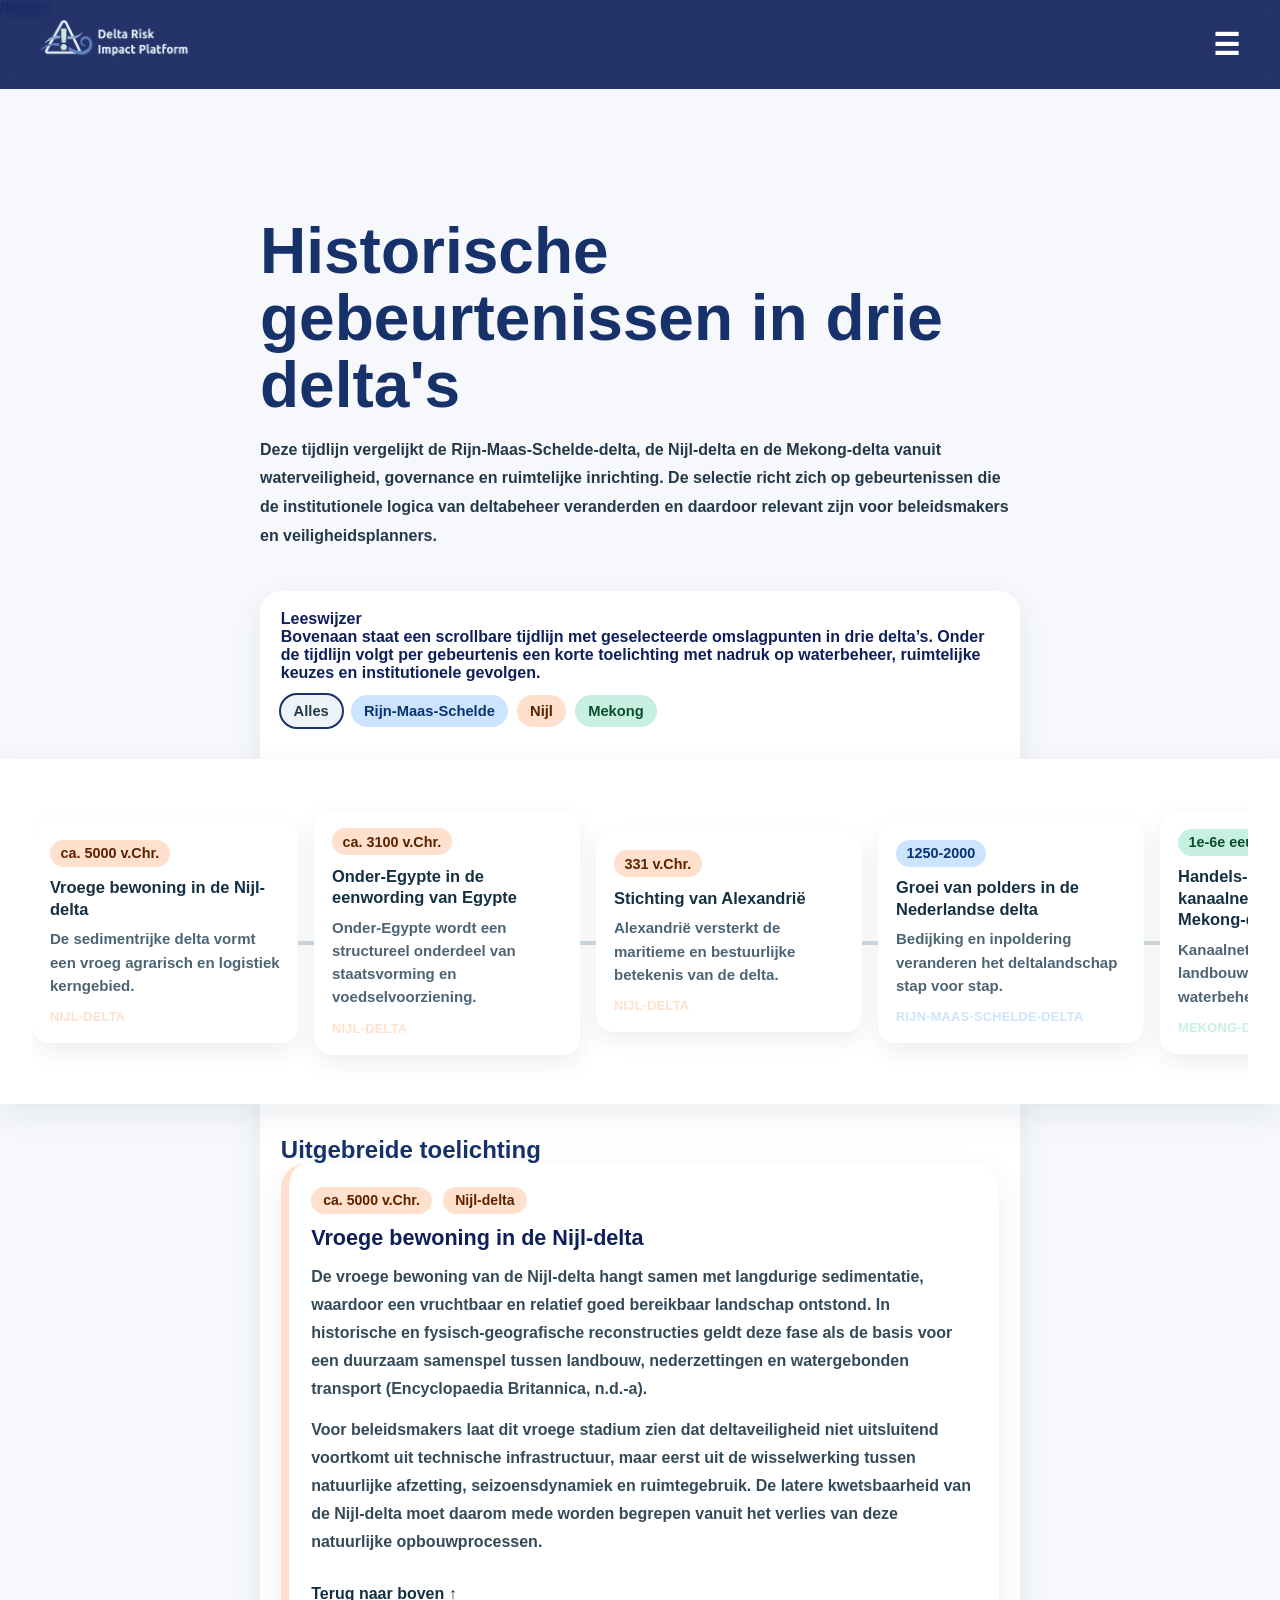
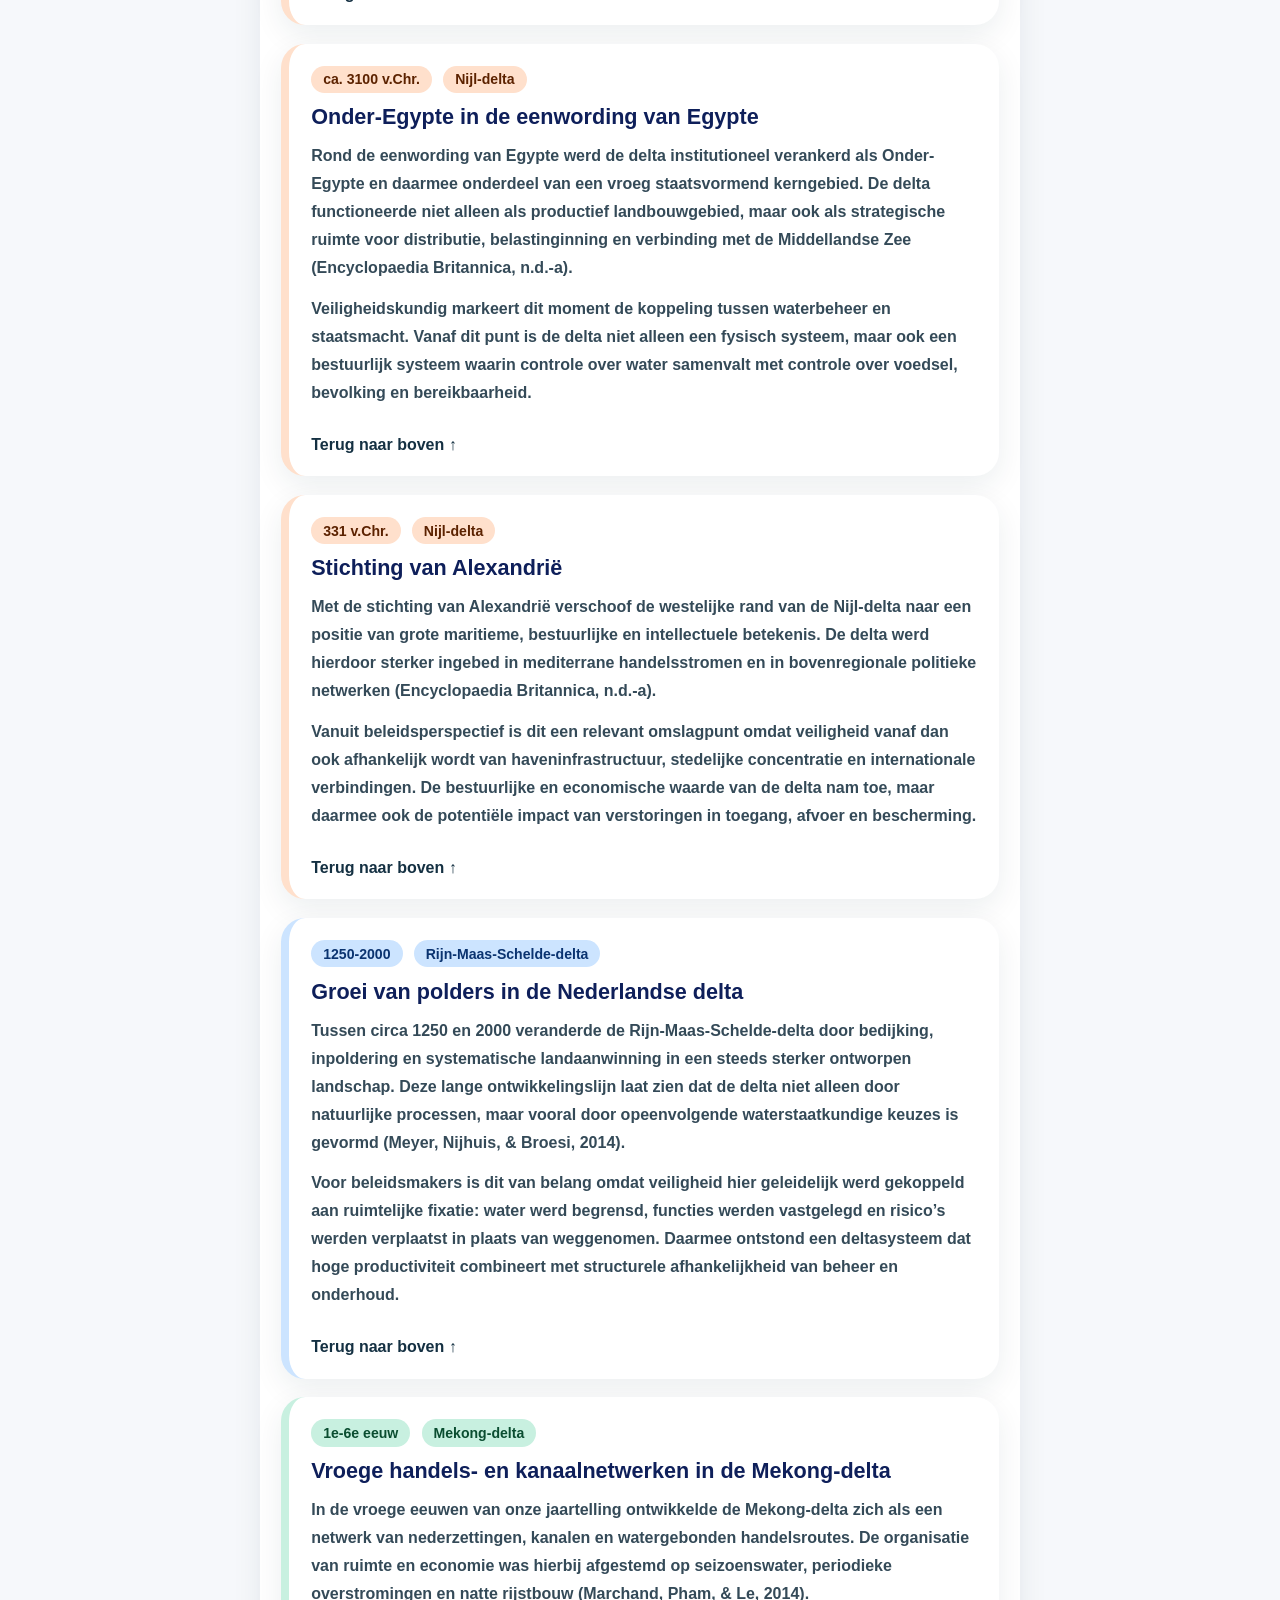
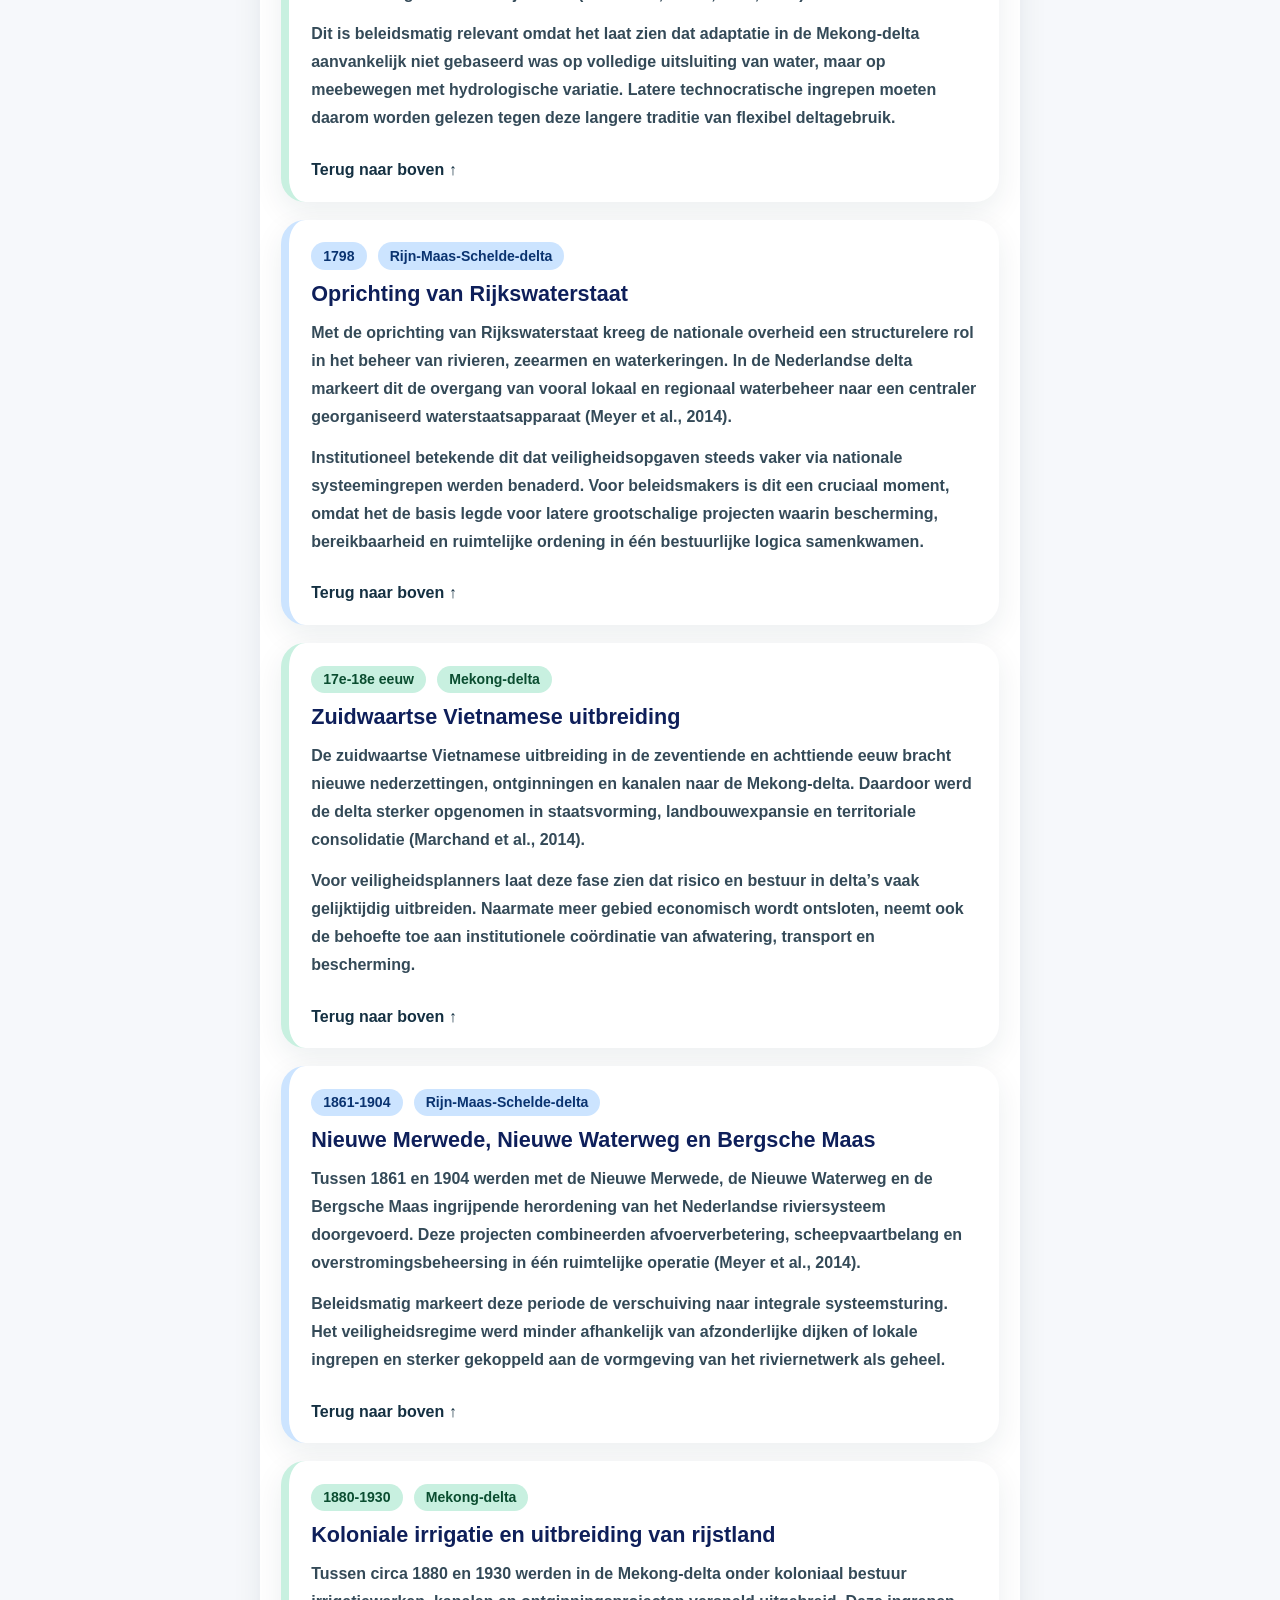
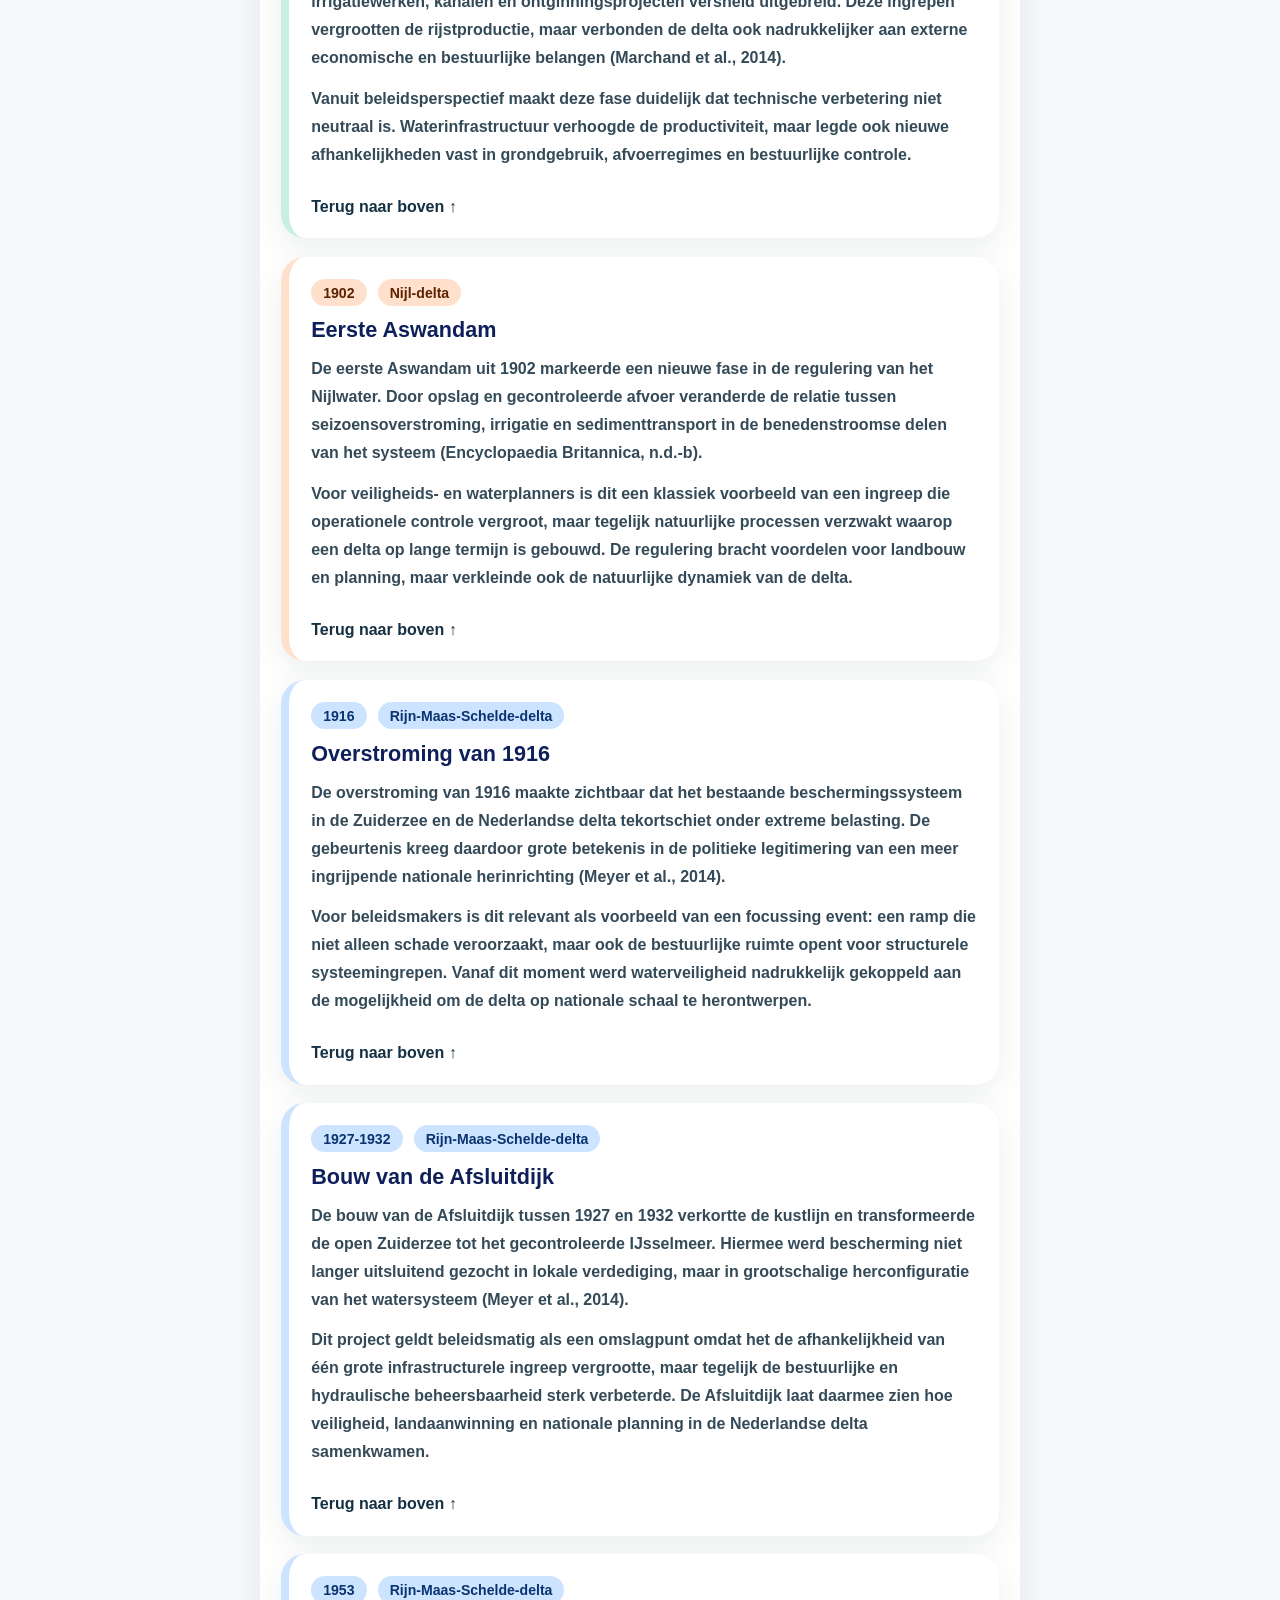
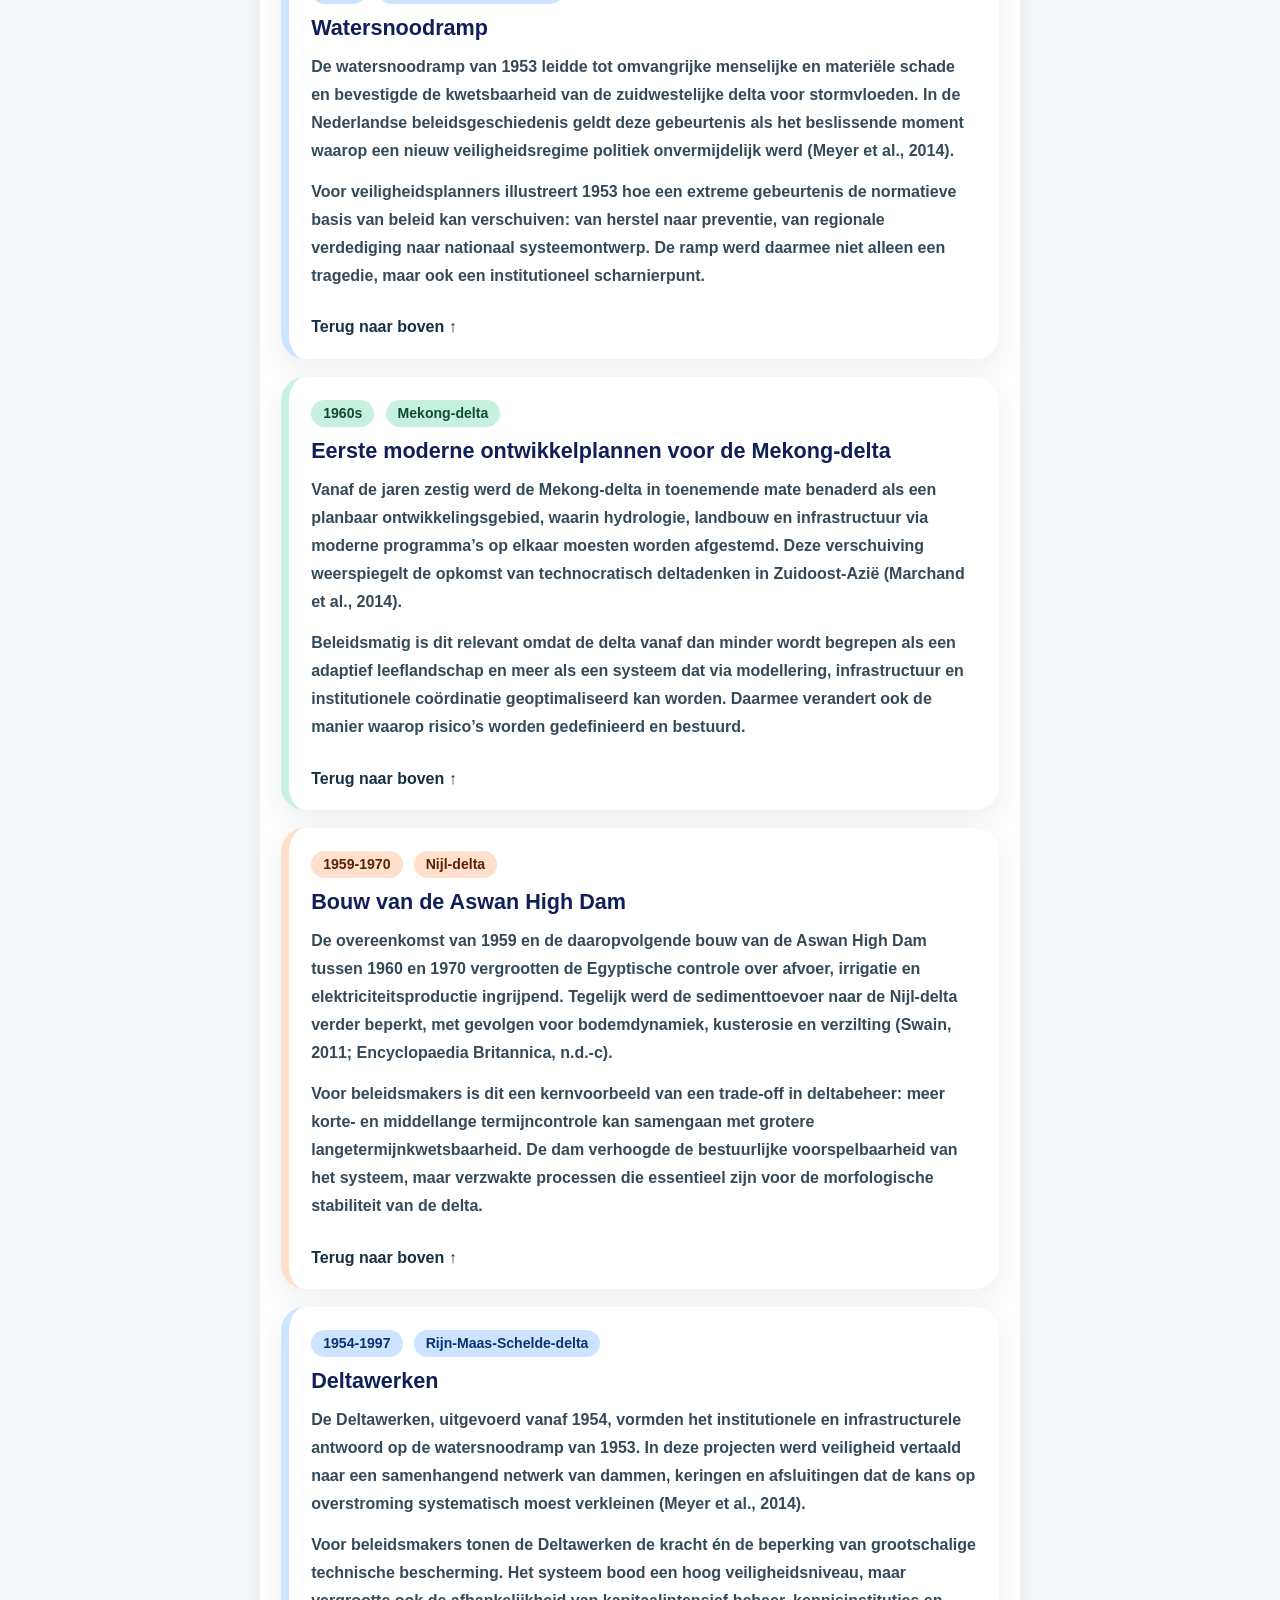
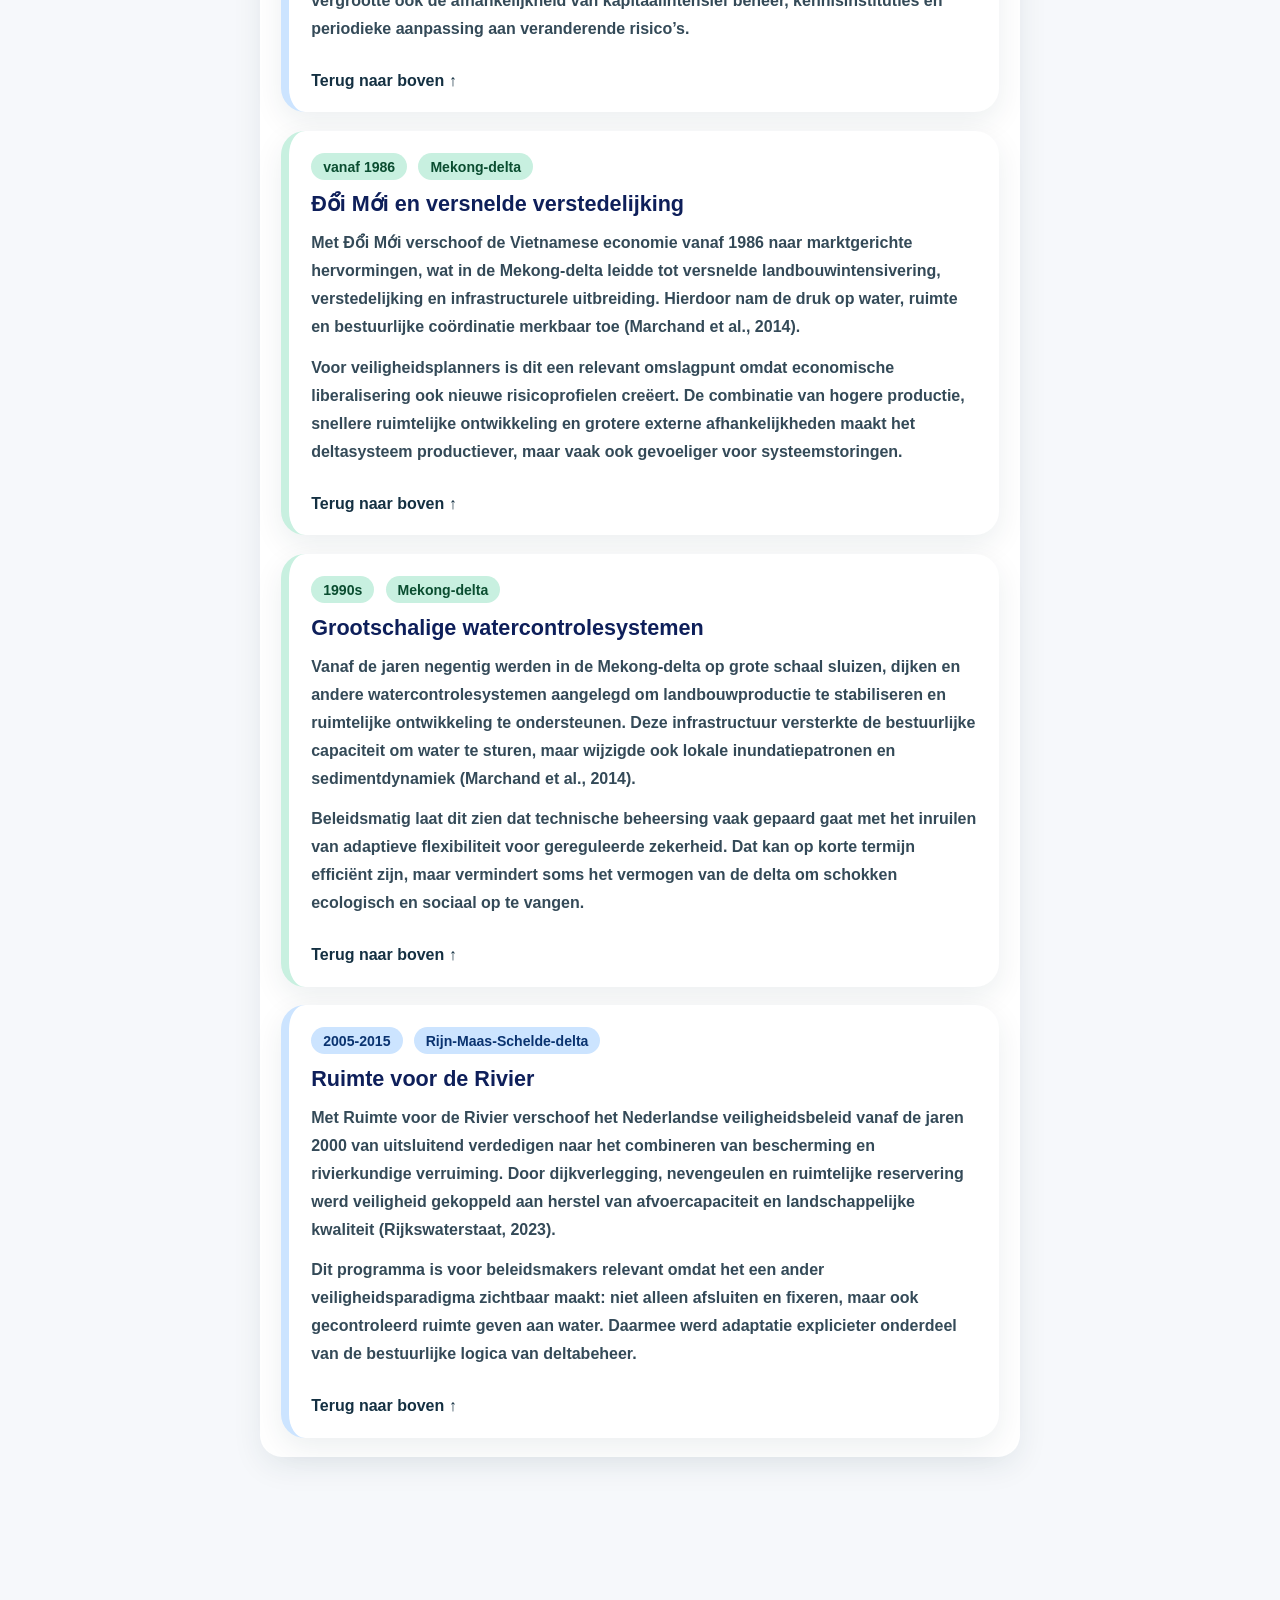
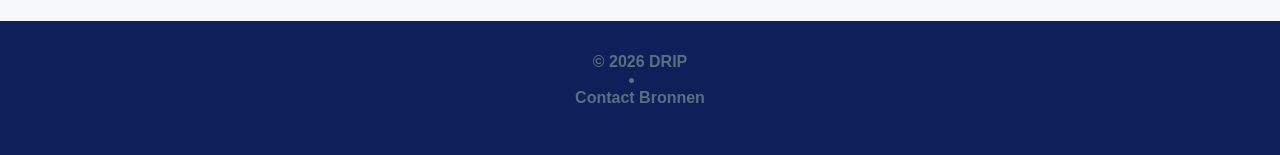
<file: html/historie.html>
<!DOCTYPE html>
<html lang="nl">
<head>
    <meta charset="UTF-8">
    <meta name="viewport" content="width=device-width, initial-scale=1.0">
    <title>Historische gebeurtenissen | DRIP</title>
    <link rel="stylesheet" href="../css/style.css">
     <link rel="stylesheet" href="../css/tijdlijn.css">
    <link rel="icon" type="image/png" href="img/HWUD01_logo_donker_omleind.png">

</head>
/head>
<body class="historie-page">
<header id="top">
<div id="overlay"></div>
<div class="nav">
<div class="logo">
     <img src="../img/HWUD01_Logo.png" alt="DRIP logo">
</div>
<div class="burger" id="burger">☰</div>
</div>
<nav class="menu" id="menu">
    <button class="menu-sluit" id="menuSluit" aria-label="Menu sluiten">&#10005;</button>
        <ul>
        <li><a href="../index.html">Home</a></li>
        <li><a href="overdrip.html">Over DRIP</a></li>
        <li>
            Thema's
            <ul>
                <li><a href="historie.html">Historische gebeurtenissen</a></li>
                <li><a href="geopolitiek.html">Hydro-politieke relaties</a></li>
                <li><a href="watergebruik.html">Watergebruik en governance</a></li>
                <li><a href="klimaatrisico.html">Klimaatrisico's</a></li>
                <li><a href="projecten.html">Huidige projecten</a></li>
                <li><a href="kennisbank.html">Kennisbank</a></li>
            </ul>
        </li>
        <li><a href="contact.html">Contact</a></li>
        <li><a href="bronnen.html">Bronnen</a></li>
    </ul>
    </nav>
</header>
<main>
<section class="hero">
<div class="hero-content">
<h1>Historische gebeurtenissen in drie delta's</h1>
<p>Deze tijdlijn vergelijkt de Rijn-Maas-Schelde-delta, de Nijl-delta en de Mekong-delta vanuit waterveiligheid, governance en ruimtelijke inrichting. De selectie richt zich op gebeurtenissen die de institutionele logica van deltabeheer veranderden en daardoor relevant zijn voor beleidsmakers en veiligheidsplanners.</p>
</div>
</section>
<div class="page-wrap">
<section class="intro-note"><strong>Leeswijzer</strong><br/>Bovenaan staat een scrollbare tijdlijn met
     geselecteerde omslagpunten in drie delta’s. Onder de tijdlijn volgt per gebeurtenis een korte 
     toelichting met nadruk op waterbeheer, ruimtelijke keuzes en institutionele gevolgen.
     <div class="legend">
    <button class="legend-all active" data-filter="all">Alles</button>
    <button class="legend-rms" data-filter="rms">Rijn-Maas-Schelde</button>
    <button class="legend-nijl" data-filter="nile">Nijl</button>
    <button class="legend-mekong" data-filter="mekong">Mekong</button>
</div>
<section aria-labelledby="timeline-title" class="timeline-shell">
<div class="timeline-heading">
</div>
<div class="timeline-scroll">
<div class="timeline-track">
<a class="event-card delta-nile tone-1 stagger-top" data-delta="nile" href="#evt-nile-5000">
<span class="event-year">ca. 5000 v.Chr.</span>
<h3>Vroege bewoning in de Nijl-delta</h3>
<p>De sedimentrijke delta vormt een vroeg agrarisch en logistiek kerngebied.</p>
<span class="tag">Nijl-delta</span>
</a>
<a class="event-card delta-nile tone-2 stagger-bottom" data-delta="nile" href="#evt-nile-3100">
<span class="event-year">ca. 3100 v.Chr.</span>
<h3>Onder-Egypte in de eenwording van Egypte</h3>
<p>Onder-Egypte wordt een structureel onderdeel van staatsvorming en voedselvoorziening.</p>
<span class="tag">Nijl-delta</span>
</a>
<a class="event-card delta-nile tone-3 stagger-top" data-delta="nile" href="#evt-nile-331">
<span class="event-year">331 v.Chr.</span>
<h3>Stichting van Alexandrië</h3>
<p>Alexandrië versterkt de maritieme en bestuurlijke betekenis van de delta.</p>
<span class="tag">Nijl-delta</span>
</a>
<a class="event-card delta-rms tone-1 stagger-bottom" data-delta="rms" href="#evt-rms-1250">
<span class="event-year">1250-2000</span>
<h3>Groei van polders in de Nederlandse delta</h3>
<p>Bedijking en inpoldering veranderen het deltalandschap stap voor stap.</p>
<span class="tag">Rijn-Maas-Schelde-delta</span>
</a>
<a class="event-card delta-mekong tone-1 stagger-top" data-delta="mekong" href="#evt-mekong-1st">
<span class="event-year">1e-6e eeuw</span>
<h3>Handels- en kanaalnetwerken in de Mekong-delta</h3>
<p>Kanaalnetwerken verbinden landbouw, handel en waterbeheer.</p>
<span class="tag">Mekong-delta</span>
</a>
<a class="event-card delta-rms tone-2 stagger-bottom" data-delta="rms" href="#evt-rms-1798">
<span class="event-year">1798</span>
<h3>Oprichting van Rijkswaterstaat</h3>
<p>Waterbeheer verschuift naar een sterkere rol van de nationale staat.</p>
<span class="tag">Rijn-Maas-Schelde-delta</span>
</a>
<a class="event-card delta-mekong tone-2 stagger-top" data-delta="mekong" href="#evt-mekong-17th">
<span class="event-year">17e-18e eeuw</span>
<h3>Zuidwaartse Vietnamese uitbreiding</h3>
<p>Uitbreiding en ontginning vergroten de bestuurlijke greep op de delta.</p>
<span class="tag">Mekong-delta</span>
</a>
<a class="event-card delta-rms tone-3 stagger-bottom" data-delta="rms" href="#evt-rms-1861">
<span class="event-year">1861-1904</span>
<h3>Nieuwe waterwerken in de delta</h3>
<p>Nieuwe waterwegen herordenen afvoer, scheepvaart en veiligheid.</p>
<span class="tag">Rijn-Maas-Schelde-delta</span>
</a>
<a class="event-card delta-mekong tone-3 stagger-top" data-delta="mekong" href="#evt-mekong-1880">
<span class="event-year">1880-1930</span>
<h3>Koloniale irrigatie en rijstexpansie</h3>
<p>Koloniale irrigatie koppelt productiestijging aan systeemingrepen.</p>
<span class="tag">Mekong-delta</span>
</a>
<a class="event-card delta-nile tone-4 stagger-bottom" data-delta="nile" href="#evt-nile-1902">
<span class="event-year">1902</span>
<h3>Eerste Aswandam</h3>
<p>De eerste Aswandam verandert de regulering van water en sediment.</p>
<span class="tag">Nijl-delta</span>
</a>
<a class="event-card delta-rms tone-4 stagger-top" data-delta="rms" href="#evt-rms-1916">
<span class="event-year">1916</span>
<h3>Overstroming in Noord-Holland</h3>
<p>De overstroming maakt nationale herinrichting politiek urgent.</p>
<span class="tag">Rijn-Maas-Schelde-delta</span>
</a>
<a class="event-card delta-rms tone-5 stagger-bottom" data-delta="rms" href="#evt-rms-1927">
<span class="event-year">1927-1932</span>
<h3>Bouw van de Afsluitdijk</h3>
<p>De Afsluitdijk verkort de kustlijn en centraliseert bescherming.</p>
<span class="tag">Rijn-Maas-Schelde-delta</span>
</a>
<a class="event-card delta-rms tone-6 stagger-top" data-delta="rms" href="#evt-rms-1953">
<span class="event-year">1953</span>
<h3>Watersnoodramp</h3>
<p>De ramp van 1953 legitimeert een nieuw veiligheidsregime.</p>
<span class="tag">Rijn-Maas-Schelde-delta</span>
</a>
<a class="event-card delta-mekong tone-4 stagger-bottom" data-delta="mekong" href="#evt-mekong-1960">
<span class="event-year">1960s</span>
<h3>Eerste modernistische ontwikkelplannen</h3>
<p>Ontwikkelplannen vertalen de delta naar een technisch planobject.</p>
<span class="tag">Mekong-delta</span>
</a>
<a class="event-card delta-nile tone-5 stagger-top" data-delta="nile" href="#evt-nile-1959">
<span class="event-year">1959-1970</span>
<h3>Bouw van de Aswan High Dam</h3>
<p>De Aswan High Dam vergroot controle maar verlaagt sedimenttoevoer.</p>
<span class="tag">Nijl-delta</span>
</a>
<a class="event-card delta-rms tone-7 stagger-bottom" data-delta="rms" href="#evt-rms-1954">
<span class="event-year">1954-1997</span>
<h3>Deltawerken</h3>
<p>De Deltawerken vormen het paradigma van grootschalige deltabeveiliging.</p>
<span class="tag">Rijn-Maas-Schelde-delta</span>
</a>
<a class="event-card delta-mekong tone-5 stagger-top" data-delta="mekong" href="#evt-mekong-1986">
<span class="event-year">vanaf 1986</span>
<h3>Đổi Mới en snelle verstedelijking</h3>
<p>Economische liberalisering versnelt druk op water en ruimte.</p>
<span class="tag">Mekong-delta</span>
</a>
<a class="event-card delta-mekong tone-6 stagger-bottom" data-delta="mekong" href="#evt-mekong-1990">
<span class="event-year">1990s</span>
<h3>Grootschalige watercontrolesystemen</h3>
<p>Watercontrolesystemen verhogen productie maar beperken adaptieve dynamiek.</p>
<span class="tag">Mekong-delta</span>
</a>
<a class="event-card delta-rms tone-8 stagger-top" data-delta="rms" href="#evt-rms-2005">
<span class="event-year">2005-2015</span>
<h3>Ruimte voor de Rivier</h3>
<p>Ruimte voor de Rivier verschuift beleid van afsluiten naar meebewegen.</p>
<span class="tag">Rijn-Maas-Schelde-delta</span>
</a>
</div>
</div>
</section>
<section class="details-heading">
<h2>Uitgebreide toelichting</h2>
</section>
<section class="details-grid">
<article class="detail-block delta-nile tone-1 stagger-top" data-delta="nile" id="evt-nile-5000">
<div class="detail-meta">
<span class="detail-year">ca. 5000 v.Chr.</span>
<span class="detail-delta">Nijl-delta</span>
</div>
<h3>Vroege bewoning in de Nijl-delta</h3><p>De vroege bewoning van de Nijl-delta hangt samen met langdurige sedimentatie, waardoor een vruchtbaar en relatief goed bereikbaar landschap ontstond. In historische en fysisch-geografische reconstructies geldt deze fase als de basis voor een duurzaam samenspel tussen landbouw, nederzettingen en watergebonden transport (Encyclopaedia Britannica, n.d.-a).</p><p>Voor beleidsmakers laat dit vroege stadium zien dat deltaveiligheid niet uitsluitend voortkomt uit technische infrastructuur, maar eerst uit de wisselwerking tussen natuurlijke afzetting, seizoensdynamiek en ruimtegebruik. De latere kwetsbaarheid van de Nijl-delta moet daarom mede worden begrepen vanuit het verlies van deze natuurlijke opbouwprocessen.</p>


<a class="back-link" href="#top">Terug naar boven ↑</a>
</article>
<article class="detail-block delta-nile tone-2 stagger-bottom" data-delta="nile" id="evt-nile-3100">
<div class="detail-meta">
<span class="detail-year">ca. 3100 v.Chr.</span>
<span class="detail-delta">Nijl-delta</span>
</div>
<h3>Onder-Egypte in de eenwording van Egypte</h3><p>Rond de eenwording van Egypte werd de delta institutioneel verankerd als Onder-Egypte en daarmee onderdeel van een vroeg staatsvormend kerngebied. De delta functioneerde niet alleen als productief landbouwgebied, maar ook als strategische ruimte voor distributie, belastinginning en verbinding met de Middellandse Zee (Encyclopaedia Britannica, n.d.-a).</p><p>Veiligheidskundig markeert dit moment de koppeling tussen waterbeheer en staatsmacht. Vanaf dit punt is de delta niet alleen een fysisch systeem, maar ook een bestuurlijk systeem waarin controle over water samenvalt met controle over voedsel, bevolking en bereikbaarheid.</p>


<a class="back-link" href="#top">Terug naar boven ↑</a>
</article>
<article class="detail-block delta-nile tone-3 stagger-top" data-delta="nile" id="evt-nile-331">
<div class="detail-meta">
<span class="detail-year">331 v.Chr.</span>
<span class="detail-delta">Nijl-delta</span>
</div>
<h3>Stichting van Alexandrië</h3><p>Met de stichting van Alexandrië verschoof de westelijke rand van de Nijl-delta naar een positie van grote maritieme, bestuurlijke en intellectuele betekenis. De delta werd hierdoor sterker ingebed in mediterrane handelsstromen en in bovenregionale politieke netwerken (Encyclopaedia Britannica, n.d.-a).</p><p>Vanuit beleidsperspectief is dit een relevant omslagpunt omdat veiligheid vanaf dan ook afhankelijk wordt van haveninfrastructuur, stedelijke concentratie en internationale verbindingen. De bestuurlijke en economische waarde van de delta nam toe, maar daarmee ook de potentiële impact van verstoringen in toegang, afvoer en bescherming.</p>


<a class="back-link" href="#top">Terug naar boven ↑</a>
</article>
<article class="detail-block delta-rms tone-1 stagger-bottom" data-delta="rms" id="evt-rms-1250">
<div class="detail-meta">
<span class="detail-year">1250-2000</span>
<span class="detail-delta">Rijn-Maas-Schelde-delta</span>
</div>
<h3>Groei van polders in de Nederlandse delta</h3><p>Tussen circa 1250 en 2000 veranderde de Rijn-Maas-Schelde-delta door bedijking, inpoldering en systematische landaanwinning in een steeds sterker ontworpen landschap. Deze lange ontwikkelingslijn laat zien dat de delta niet alleen door natuurlijke processen, maar vooral door opeenvolgende waterstaatkundige keuzes is gevormd (Meyer, Nijhuis, &amp; Broesi, 2014).</p><p>Voor beleidsmakers is dit van belang omdat veiligheid hier geleidelijk werd gekoppeld aan ruimtelijke fixatie: water werd begrensd, functies werden vastgelegd en risico’s werden verplaatst in plaats van weggenomen. Daarmee ontstond een deltasysteem dat hoge productiviteit combineert met structurele afhankelijkheid van beheer en onderhoud.</p>


<a class="back-link" href="#top">Terug naar boven ↑</a>
</article>
<article class="detail-block delta-mekong tone-1 stagger-top" data-delta="mekong" id="evt-mekong-1st">
<div class="detail-meta">
<span class="detail-year">1e-6e eeuw</span>
<span class="detail-delta">Mekong-delta</span>
</div>
<h3>Vroege handels- en kanaalnetwerken in de Mekong-delta</h3><p>In de vroege eeuwen van onze jaartelling ontwikkelde de Mekong-delta zich als een netwerk van nederzettingen, kanalen en watergebonden handelsroutes. De organisatie van ruimte en economie was hierbij afgestemd op seizoenswater, periodieke overstromingen en natte rijstbouw (Marchand, Pham, &amp; Le, 2014).</p><p>Dit is beleidsmatig relevant omdat het laat zien dat adaptatie in de Mekong-delta aanvankelijk niet gebaseerd was op volledige uitsluiting van water, maar op meebewegen met hydrologische variatie. Latere technocratische ingrepen moeten daarom worden gelezen tegen deze langere traditie van flexibel deltagebruik.</p>


<a class="back-link" href="#top">Terug naar boven ↑</a>
</article>
<article class="detail-block delta-rms tone-2 stagger-bottom" data-delta="rms" id="evt-rms-1798">
<div class="detail-meta">
<span class="detail-year">1798</span>
<span class="detail-delta">Rijn-Maas-Schelde-delta</span>
</div>
<h3>Oprichting van Rijkswaterstaat</h3><p>Met de oprichting van Rijkswaterstaat kreeg de nationale overheid een structurelere rol in het beheer van rivieren, zeearmen en waterkeringen. In de Nederlandse delta markeert dit de overgang van vooral lokaal en regionaal waterbeheer naar een centraler georganiseerd waterstaatsapparaat (Meyer et al., 2014).</p><p>Institutioneel betekende dit dat veiligheidsopgaven steeds vaker via nationale systeemingrepen werden benaderd. Voor beleidsmakers is dit een cruciaal moment, omdat het de basis legde voor latere grootschalige projecten waarin bescherming, bereikbaarheid en ruimtelijke ordening in één bestuurlijke logica samenkwamen.</p>


<a class="back-link" href="#top">Terug naar boven ↑</a>
</article>
<article class="detail-block delta-mekong tone-2 stagger-top" data-delta="mekong" id="evt-mekong-17th">
<div class="detail-meta">
<span class="detail-year">17e-18e eeuw</span>
<span class="detail-delta">Mekong-delta</span>
</div>
<h3>Zuidwaartse Vietnamese uitbreiding</h3><p>De zuidwaartse Vietnamese uitbreiding in de zeventiende en achttiende eeuw bracht nieuwe nederzettingen, ontginningen en kanalen naar de Mekong-delta. Daardoor werd de delta sterker opgenomen in staatsvorming, landbouwexpansie en territoriale consolidatie (Marchand et al., 2014).</p><p>Voor veiligheidsplanners laat deze fase zien dat risico en bestuur in delta’s vaak gelijktijdig uitbreiden. Naarmate meer gebied economisch wordt ontsloten, neemt ook de behoefte toe aan institutionele coördinatie van afwatering, transport en bescherming.</p>


<a class="back-link" href="#top">Terug naar boven ↑</a>
</article>
<article class="detail-block delta-rms tone-3 stagger-bottom" data-delta="rms" id="evt-rms-1861">
<div class="detail-meta">
<span class="detail-year">1861-1904</span>
<span class="detail-delta">Rijn-Maas-Schelde-delta</span>
</div>
<h3>Nieuwe Merwede, Nieuwe Waterweg en Bergsche Maas</h3><p>Tussen 1861 en 1904 werden met de Nieuwe Merwede, de Nieuwe Waterweg en de Bergsche Maas ingrijpende herordening van het Nederlandse riviersysteem doorgevoerd. Deze projecten combineerden afvoerverbetering, scheepvaartbelang en overstromingsbeheersing in één ruimtelijke operatie (Meyer et al., 2014).</p><p>Beleidsmatig markeert deze periode de verschuiving naar integrale systeemsturing. Het veiligheidsregime werd minder afhankelijk van afzonderlijke dijken of lokale ingrepen en sterker gekoppeld aan de vormgeving van het riviernetwerk als geheel.</p>


<a class="back-link" href="#top">Terug naar boven ↑</a>
</article>
<article class="detail-block delta-mekong tone-3 stagger-top" data-delta="mekong" id="evt-mekong-1880">
<div class="detail-meta">
<span class="detail-year">1880-1930</span>
<span class="detail-delta">Mekong-delta</span>
</div>
<h3>Koloniale irrigatie en uitbreiding van rijstland</h3><p>Tussen circa 1880 en 1930 werden in de Mekong-delta onder koloniaal bestuur irrigatiewerken, kanalen en ontginningsprojecten versneld uitgebreid. Deze ingrepen vergrootten de rijstproductie, maar verbonden de delta ook nadrukkelijker aan externe economische en bestuurlijke belangen (Marchand et al., 2014).</p><p>Vanuit beleidsperspectief maakt deze fase duidelijk dat technische verbetering niet neutraal is. Waterinfrastructuur verhoogde de productiviteit, maar legde ook nieuwe afhankelijkheden vast in grondgebruik, afvoerregimes en bestuurlijke controle.</p>


<a class="back-link" href="#top">Terug naar boven ↑</a>
</article>
<article class="detail-block delta-nile tone-4 stagger-bottom" data-delta="nile" id="evt-nile-1902">
<div class="detail-meta">
<span class="detail-year">1902</span>
<span class="detail-delta">Nijl-delta</span>
</div>
<h3>Eerste Aswandam</h3><p>De eerste Aswandam uit 1902 markeerde een nieuwe fase in de regulering van het Nijlwater. Door opslag en gecontroleerde afvoer veranderde de relatie tussen seizoensoverstroming, irrigatie en sedimenttransport in de benedenstroomse delen van het systeem (Encyclopaedia Britannica, n.d.-b).</p><p>Voor veiligheids- en waterplanners is dit een klassiek voorbeeld van een ingreep die operationele controle vergroot, maar tegelijk natuurlijke processen verzwakt waarop een delta op lange termijn is gebouwd. De regulering bracht voordelen voor landbouw en planning, maar verkleinde ook de natuurlijke dynamiek van de delta.</p>


<a class="back-link" href="#top">Terug naar boven ↑</a>
</article>
<article class="detail-block delta-rms tone-4 stagger-top" data-delta="rms" id="evt-rms-1916">
<div class="detail-meta">
<span class="detail-year">1916</span>
<span class="detail-delta">Rijn-Maas-Schelde-delta</span>
</div>
<h3>Overstroming van 1916</h3><p>De overstroming van 1916 maakte zichtbaar dat het bestaande beschermingssysteem in de Zuiderzee en de Nederlandse delta tekortschiet onder extreme belasting. De gebeurtenis kreeg daardoor grote betekenis in de politieke legitimering van een meer ingrijpende nationale herinrichting (Meyer et al., 2014).</p><p>Voor beleidsmakers is dit relevant als voorbeeld van een focussing event: een ramp die niet alleen schade veroorzaakt, maar ook de bestuurlijke ruimte opent voor structurele systeemingrepen. Vanaf dit moment werd waterveiligheid nadrukkelijk gekoppeld aan de mogelijkheid om de delta op nationale schaal te herontwerpen.</p>


<a class="back-link" href="#top">Terug naar boven ↑</a>
</article>
<article class="detail-block delta-rms tone-5 stagger-bottom" data-delta="rms" id="evt-rms-1927">
<div class="detail-meta">
<span class="detail-year">1927-1932</span>
<span class="detail-delta">Rijn-Maas-Schelde-delta</span>
</div>
<h3>Bouw van de Afsluitdijk</h3><p>De bouw van de Afsluitdijk tussen 1927 en 1932 verkortte de kustlijn en transformeerde de open Zuiderzee tot het gecontroleerde IJsselmeer. Hiermee werd bescherming niet langer uitsluitend gezocht in lokale verdediging, maar in grootschalige herconfiguratie van het watersysteem (Meyer et al., 2014).</p><p>Dit project geldt beleidsmatig als een omslagpunt omdat het de afhankelijkheid van één grote infrastructurele ingreep vergrootte, maar tegelijk de bestuurlijke en hydraulische beheersbaarheid sterk verbeterde. De Afsluitdijk laat daarmee zien hoe veiligheid, landaanwinning en nationale planning in de Nederlandse delta samenkwamen.</p>


<a class="back-link" href="#top">Terug naar boven ↑</a>
</article>
<article class="detail-block delta-rms tone-6 stagger-top" data-delta="rms" id="evt-rms-1953">
<div class="detail-meta">
<span class="detail-year">1953</span>
<span class="detail-delta">Rijn-Maas-Schelde-delta</span>
</div>
<h3>Watersnoodramp</h3><p>De watersnoodramp van 1953 leidde tot omvangrijke menselijke en materiële schade en bevestigde de kwetsbaarheid van de zuidwestelijke delta voor stormvloeden. In de Nederlandse beleidsgeschiedenis geldt deze gebeurtenis als het beslissende moment waarop een nieuw veiligheidsregime politiek onvermijdelijk werd (Meyer et al., 2014).</p><p>Voor veiligheidsplanners illustreert 1953 hoe een extreme gebeurtenis de normatieve basis van beleid kan verschuiven: van herstel naar preventie, van regionale verdediging naar nationaal systeemontwerp. De ramp werd daarmee niet alleen een tragedie, maar ook een institutioneel scharnierpunt.</p>


<a class="back-link" href="#top">Terug naar boven ↑</a>
</article>
<article class="detail-block delta-mekong tone-4 stagger-bottom" data-delta="mekong" id="evt-mekong-1960">
<div class="detail-meta">
<span class="detail-year">1960s</span>
<span class="detail-delta">Mekong-delta</span>
</div>
<h3>Eerste moderne ontwikkelplannen voor de Mekong-delta</h3><p>Vanaf de jaren zestig werd de Mekong-delta in toenemende mate benaderd als een planbaar ontwikkelingsgebied, waarin hydrologie, landbouw en infrastructuur via moderne programma’s op elkaar moesten worden afgestemd. Deze verschuiving weerspiegelt de opkomst van technocratisch deltadenken in Zuidoost-Azië (Marchand et al., 2014).</p><p>Beleidsmatig is dit relevant omdat de delta vanaf dan minder wordt begrepen als een adaptief leeflandschap en meer als een systeem dat via modellering, infrastructuur en institutionele coördinatie geoptimaliseerd kan worden. Daarmee verandert ook de manier waarop risico’s worden gedefinieerd en bestuurd.</p>


<a class="back-link" href="#top">Terug naar boven ↑</a>
</article>
<article class="detail-block delta-nile tone-5 stagger-top" data-delta="nile" id="evt-nile-1959">
<div class="detail-meta">
<span class="detail-year">1959-1970</span>
<span class="detail-delta">Nijl-delta</span>
</div>
<h3>Bouw van de Aswan High Dam</h3><p>De overeenkomst van 1959 en de daaropvolgende bouw van de Aswan High Dam tussen 1960 en 1970 vergrootten de Egyptische controle over afvoer, irrigatie en elektriciteitsproductie ingrijpend. Tegelijk werd de sedimenttoevoer naar de Nijl-delta verder beperkt, met gevolgen voor bodemdynamiek, kusterosie en verzilting (Swain, 2011; Encyclopaedia Britannica, n.d.-c).</p><p>Voor beleidsmakers is dit een kernvoorbeeld van een trade-off in deltabeheer: meer korte- en middellange termijncontrole kan samengaan met grotere langetermijnkwetsbaarheid. De dam verhoogde de bestuurlijke voorspelbaarheid van het systeem, maar verzwakte processen die essentieel zijn voor de morfologische stabiliteit van de delta.</p>


<a class="back-link" href="#top">Terug naar boven ↑</a>
</article>
<article class="detail-block delta-rms tone-7 stagger-bottom" data-delta="rms" id="evt-rms-1954">
<div class="detail-meta">
<span class="detail-year">1954-1997</span>
<span class="detail-delta">Rijn-Maas-Schelde-delta</span>
</div>
<h3>Deltawerken</h3><p>De Deltawerken, uitgevoerd vanaf 1954, vormden het institutionele en infrastructurele antwoord op de watersnoodramp van 1953. In deze projecten werd veiligheid vertaald naar een samenhangend netwerk van dammen, keringen en afsluitingen dat de kans op overstroming systematisch moest verkleinen (Meyer et al., 2014).</p><p>Voor beleidsmakers tonen de Deltawerken de kracht én de beperking van grootschalige technische bescherming. Het systeem bood een hoog veiligheidsniveau, maar vergrootte ook de afhankelijkheid van kapitaalintensief beheer, kennisinstituties en periodieke aanpassing aan veranderende risico’s.</p>


<a class="back-link" href="#top">Terug naar boven ↑</a>
</article>
<article class="detail-block delta-mekong tone-5 stagger-top" data-delta="mekong" id="evt-mekong-1986">
<div class="detail-meta">
<span class="detail-year">vanaf 1986</span>
<span class="detail-delta">Mekong-delta</span>
</div>
<h3>Đổi Mới en versnelde verstedelijking</h3><p>Met Đổi Mới verschoof de Vietnamese economie vanaf 1986 naar marktgerichte hervormingen, wat in de Mekong-delta leidde tot versnelde landbouwintensivering, verstedelijking en infrastructurele uitbreiding. Hierdoor nam de druk op water, ruimte en bestuurlijke coördinatie merkbaar toe (Marchand et al., 2014).</p><p>Voor veiligheidsplanners is dit een relevant omslagpunt omdat economische liberalisering ook nieuwe risicoprofielen creëert. De combinatie van hogere productie, snellere ruimtelijke ontwikkeling en grotere externe afhankelijkheden maakt het deltasysteem productiever, maar vaak ook gevoeliger voor systeemstoringen.</p>


<a class="back-link" href="#top">Terug naar boven ↑</a>
</article>
<article class="detail-block delta-mekong tone-6 stagger-bottom" data-delta="mekong" id="evt-mekong-1990">
<div class="detail-meta">
<span class="detail-year">1990s</span>
<span class="detail-delta">Mekong-delta</span>
</div>
<h3>Grootschalige watercontrolesystemen</h3><p>Vanaf de jaren negentig werden in de Mekong-delta op grote schaal sluizen, dijken en andere watercontrolesystemen aangelegd om landbouwproductie te stabiliseren en ruimtelijke ontwikkeling te ondersteunen. Deze infrastructuur versterkte de bestuurlijke capaciteit om water te sturen, maar wijzigde ook lokale inundatiepatronen en sedimentdynamiek (Marchand et al., 2014).</p><p>Beleidsmatig laat dit zien dat technische beheersing vaak gepaard gaat met het inruilen van adaptieve flexibiliteit voor gereguleerde zekerheid. Dat kan op korte termijn efficiënt zijn, maar vermindert soms het vermogen van de delta om schokken ecologisch en sociaal op te vangen.</p>


<a class="back-link" href="#top">Terug naar boven ↑</a>
</article>
<article class="detail-block delta-rms tone-8 stagger-top" data-delta="rms" id="evt-rms-2005">
<div class="detail-meta">
<span class="detail-year">2005-2015</span>
<span class="detail-delta">Rijn-Maas-Schelde-delta</span>
</div>
<h3>Ruimte voor de Rivier</h3><p>Met Ruimte voor de Rivier verschoof het Nederlandse veiligheidsbeleid vanaf de jaren 2000 van uitsluitend verdedigen naar het combineren van bescherming en rivierkundige verruiming. Door dijkverlegging, nevengeulen en ruimtelijke reservering werd veiligheid gekoppeld aan herstel van afvoercapaciteit en landschappelijke kwaliteit (Rijkswaterstaat, 2023).</p><p>Dit programma is voor beleidsmakers relevant omdat het een ander veiligheidsparadigma zichtbaar maakt: niet alleen afsluiten en fixeren, maar ook gecontroleerd ruimte geven aan water. Daarmee werd adaptatie explicieter onderdeel van de bestuurlijke logica van deltabeheer.</p>


<a class="back-link" href="#top">Terug naar boven ↑</a>
</article>
</section>

</main>

<footer>
    © 2026 DRIP 
    <li></li>
    <a href="contact.html">Contact</a>
    <a href="bronnen.html">Bronnen</a>
</footer>

<script src="../js/script.js"></script>
<script src="../js/timeline-filter.js"></script>
<script>
    document.querySelectorAll('.event-card').forEach(card => {
        card.addEventListener('click', () => {
            document.querySelectorAll('.detail-block').forEach(block => block.style.boxShadow = 'var(--shadow)');
            const target = document.querySelector(card.getAttribute('href'));
            if (target) {
                setTimeout(() => {
                    target.style.boxShadow = '0 0 0 4px rgba(31,111,178,.16), 0 10px 30px rgba(18,48,66,.08)';
                }, 350);
            }
        });
    });
</script>
</body>
</html>
</file>
<file: css/style.css>
:root{
    --blue: #0E1F5A;
    --light: #ffffff;
}

body{
    margin:0;
    font-family: "ubuntu", sans-serif;
    font-weight: 700;
    font-style: normal;
    background: var(--light);
    color: var(--blue);
}

header{
    position: fixed;
    top: 0;
    left: 0;
    width: 100%;
    z-index: 1200; 
}

.nav{
    display:flex;
    justify-content:space-between;
    align-items:center;
    padding:20px 40px;
    background: rgba(14, 31, 90, 0.9); 
    backdrop-filter: blur(6px); 
}
.hero{
    margin-top: 80px; 
}

.logo img{
    height:45px;
}

.burger{
    font-size:30px;
    cursor:pointer;
    color:white;
    position: relative;
    z-index: 1100;  
}

.menu{
    position: fixed;
    top: 0;
    right: 0;                    
    width: 300px;
    height: 100vh;
    background: var(--blue);
    color: white;
    padding: 80px 30px;
    transform: translateX(100%);  
    transition: transform 0.4s ease;
    z-index: 1001;
}

.menu.active{
    transform: translateX(0);     
}

.menu ul {
    list-style: none;
    padding: 0;
    margin: 0;
    display: flex;
    flex-direction: column;
    gap: 24px;
}

.menu ul li {
    font-size: 20px;
}

.menu ul ul {
    padding-left: 16px;
    margin-top: 12px;
    display: flex;
    flex-direction: column;
    gap: 12px;
}

.menu ul ul li {
    font-size: 16px;
}

.menu-sluit {
    position: absolute;
    top: 24px;
    right: 24px;
    background: none;
    border: none;
    color: white;
    font-size: 22px;
    cursor: pointer;
    line-height: 1;
    padding: 4px;
    opacity: 0.7;
    transition: opacity 0.2s;
}

.menu-sluit:hover {
    opacity: 1;
}
.hero{
    position:relative;
    height:100vh;
    overflow:hidden;
}

.hero-images{
    display:flex;
    height:100%;
}

.hero-images img{
    width:33.33%;
    object-fit:cover;
}

.hero-overlay{
    position:absolute;
    top:50%;
    left:50%;
    transform:translate(-50%, -50%);
    text-align:center;
    color:white;
    width:60%;
}

.hero-overlay h1{
    font-size:70px;
    margin:0;
    text-shadow: 0px 2px 20px rgba(0, 0, 0, 0.6);
}

.hero-overlay p{
    font-size:20px;
    font-weight: 300;
    line-height:1.6;
    text-shadow: 0px 1px 10px rgba(0, 0, 0, 0.6);
}

.delta-cards{
    display:flex;
    justify-content:space-around;
    padding:100px 40px;
}

.delta-card{
    width:30%;
}

.delta-card h2{
    text-align:center;
    margin-bottom:20px;
}

.card-content {
    background: var(--blue);
    border-radius: 25px;
    padding: 24px 20px;  
}

.card-rij {
    display: flex;
    align-items: center;
    gap: 14px;
    padding: 10px 0;
    border-bottom: 1px solid rgba(255, 255, 255, 0.12);
}

.card-rij:last-child {
    border-bottom: none;
}

.card-icon {
    width: 80px;    
    height: 80px;     
    border-radius: 50%;
    background: rgba(255, 255, 255, 0.15);
    flex-shrink: 0;
    display: flex;
    align-items: center;
    justify-content: center;
    overflow: hidden;
}

.card-icon img {
    width: 80px;      
    height: 80px;     
    object-fit: contain;
}

.card-tekst {
    color: white;
    font-size: 18px;
    font-weight: 700;
    line-height: 1.3;
}

.card-waarde {
    font-weight: 400;
    opacity: 0.85;
}

.icons{
    display:flex;
    flex-direction:column;
    gap:20px;
}

.icon{
    width:45px;
    height:45px;
    background:var(--beige);
    border-radius:50%;
}

.themes {
    padding: 80px 40px;
}

.theme-title {
    text-align: center;
    font-size: 40px;
    margin-bottom: 50px;
}

.theme-wrapper {
    display: flex;
    align-items: stretch;
    gap: 0;
}

.theme-groep {
    display: grid;
    gap: 24px;
}

.theme-groep-links {
    flex: 2;
    grid-template-columns: repeat(2, 1fr);
    padding-right: 40px;
}

.theme-groep-rechts {
    flex: 1;
    grid-template-columns: 1fr;
    padding-left: 40px;
}

.theme-divider {
    width: 3px;
    background: var(--blue);
    border-radius: 3px;
    flex-shrink: 0;
    opacity: 0.25;
    align-self: stretch;
}

.theme-kaart {
    position: relative;
    border-radius: 20px;
    overflow: hidden;
    display: block;
    cursor: pointer;
    text-decoration: none;
    height: 320px;
}

.theme-kaart img {
    width: 100%;
    height: 100%;
    object-fit: cover;
    display: block;
    transition: transform 0.4s ease;
}

.theme-kaart::after {
    content: '';
    position: absolute;
    inset: 0;
    background: linear-gradient(
        to bottom,
        rgba(14, 31, 90, 0.05) 0%,
        rgba(14, 31, 90, 0.75) 100%
    );
    transition: background 0.3s ease;
}

.theme-kaart:hover img {
    transform: scale(1.05);
}

.theme-kaart:hover::after {
    background: linear-gradient(
        to bottom,
        rgba(14, 31, 90, 0.1) 0%,
        rgba(14, 31, 90, 0.88) 100%
    );
}

.theme-kaart-tekst {
    position: absolute;
    bottom: 0;
    left: 0;
    right: 0;
    padding: 20px 22px;
    color: white;
    z-index: 1;
}

.theme-kaart-tekst h3 {
    font-size: 18px;
    font-weight: 700;
    margin: 0 0 6px;
    color: white;
}

.theme-kaart-tekst p {
    font-size: 16px;
    font-weight: 500;
    line-height: 1.5;
    margin: 0;
    color: rgba(255, 255, 255, 0.88);
    opacity: 0;
    transform: translateY(6px);
    transition: opacity 0.3s ease, transform 0.3s ease;
}

.theme-kaart:hover .theme-kaart-tekst p {
    opacity: 1;
    transform: translateY(0);
}

.theme-box:hover{
    background:var(--blue);
    color:white;
    transform:translateY(-10px);
}

footer{
    background:var(--blue);
    color:white;
    text-align:center;
    padding:30px;
    margin-top:60px;
}

@media(max-width:900px){
    .delta-cards{
        flex-direction:column;
        gap:40px;
    }

    .delta-card{
        width:100%;
    }

   .theme-wrapper {
        flex-direction: column;
    }

    .theme-groep-links {
        grid-template-columns: 1fr;
        padding-right: 0;
    }

    .theme-groep-rechts {
    flex: 1;
    grid-template-columns: 1fr;
    grid-template-rows: 1fr 1fr;   
    padding-left: 40px;
}

    .theme-divider {
        width: 100%;
        height: 3px;
        margin: 20px 0;
    }

    .hero-overlay h1{
        font-size:70px;
    }
}

.overlay-bg{
    position: fixed;
    inset: 0;
    background: rgba(0,0,0,0.4);
    opacity: 0;
    visibility: hidden;
    transition: 0.3s;
    z-index: 1000;
}

.overlay-bg.active{
    opacity: 1;
    visibility: visible;
}

#overlay{
    position: fixed;
    top:0;
    left:0;
    width:100%;
    height:100%;
    background: rgba(0,0,0,0.4);
    opacity:0;
    pointer-events:none;
    transition: opacity 0.3s ease;
    z-index:1000;
}

#overlay.active{
    opacity:1;
    pointer-events:auto;
}

a{
    text-decoration: none;
    color: inherit;
}

.filter-buttons{
    display:flex;
    flex-wrap:wrap;
    gap:12px;
}

.filter-btn{
    border:none;
    border-left: 2px solid var(--blue); 
    border-right: none;
    border-radius:0px;
    padding:12px 18px;
    cursor:pointer;
    font-weight:700;
    font-size:0.95rem;
    background:#dfe8ee;
    color:#143042;
    transition:0.2s ease;
    box-shadow: 0 6px 16px rgba(18, 48, 66, 0.08);
}

.filter-btn:hover{
    transform:translateY(-2px);
}

.filter-btn.active[data-filter="rms"]{
    background:#1f6fb2;
    color:white;
}

.filter-btn.active[data-filter="nile"]{
    background:#d88c12;
    color:white;
}

.filter-btn.active[data-filter="mekong"]{
    background:#158f77;
    color:white;
}

.filter-btn.reset{
    background:#143042;
    color:white;
}

.event-card.is-hidden,
.detail-block.is-hidden{
    display:none;
}

.apa-box{
    margin-top:2rem;
}

.apa-list{
    padding-left:1.2rem;
    line-height:1.8;
}

.apa-list li{
    margin-bottom:0.8rem;
}

.hero-wrapper {
    position: relative;
    height: 200vh;  /* terug naar 200vh */
}

.delta-intro {
    position: relative;
    z-index: 10;
    margin-top: -100vh;
    padding-top: 100vh;
    height: 100vh;
}
.hero {
    position: sticky;
    top: 0;
    z-index: 0;
    height: 100vh;
}

.delta-intro-inner {
    display: flex;
    height: 100%;
}
.delta-vlak {
    flex: 1;
    padding: 32px 28px 36px;
    background: rgba(14, 31, 90, 0.55);
    backdrop-filter: blur(2px);
    border-right: 1px solid rgba(255, 255, 255, 0.15);
    color: white;
    display: flex;
    flex-direction: column;
    gap: 18px;
    overflow-y: auto;      /* als tekst te lang is, scrollt het binnen het vlak */
    opacity: 0;
    transform: translateY(40px);
    transition: opacity 0.6s ease, transform 0.6s ease;
}

.delta-vlak:last-child {
    border-right: none;
}

.delta-vlak:nth-child(2) { transition-delay: 0.15s; }
.delta-vlak:nth-child(3) { transition-delay: 0.30s; }

.delta-vlak.zichtbaar {
    opacity: 1;
    transform: translateY(0);
}

.delta-luchtfoto {
    width: 100%;
    aspect-ratio: 16 / 9;
    object-fit: cover;
    border-radius: 12px;
    border: 2px solid rgba(255, 255, 255, 0.25);
}

.delta-vlak h2 {
    font-size: 22px;
    font-weight: 700;
    color: white;
    margin: 0;
}

.delta-vlak p {
    font-size: 14px;
    line-height: 1.65;
    font-weight: 400;
    color: rgba(255, 255, 255, 0.88);
    margin: 0;
}

@media (max-width: 900px) {
    .delta-intro-inner {
        flex-direction: column;
    }
    .delta-vlak {
        border-right: none;
        border-bottom: 1px solid rgba(255, 255, 255, 0.15);
    }
}

.vergelijking-intro {
    text-align: center;
    padding: 60px 40px 10px;
}

.vergelijking-intro h2 {
    font-size: 40px;
    color: var(--blue);
    margin-bottom: 14px;
}

.vergelijking-intro p {
    font-size: 16px;
    font-weight: 400;
    color: var(--blue);
    max-width: 600px;
    margin: 0 auto;
    line-height: 1.6;
    opacity: 0.75;
}
/* ── Fotocredits ── */
.hero-img-wrap {
    position: relative;
    width: 33.33%;
    height: 100%;
}

.hero-img-wrap img {
    width: 100%;
    height: 100%;
    object-fit: cover;
    display: block;
}

.delta-luchtfoto-wrap {
    position: relative;
    width: 100%;
}

.foto-credit {
    position: absolute;
    bottom: 8px;
    right: 10px;
    font-size: 10px;
    font-weight: 400;
    color: rgba(255, 255, 255, 0.65);
    z-index: 20;
    pointer-events: none;
    font-family: "ubuntu", sans-serif;
    text-shadow: 0 1px 3px rgba(0,0,0,0.5);
}

.foto-credit--lucht {
    bottom: auto;
    top: 8px;
    right: 10px;
}
</file>
<file: css/tijdlijn.css>
:root {
  --bg: #f6f8fb;
  --ink: #143042;
  --muted: #59707f;
  --line: #d7e1e8;
  --card: #ffffff;
  --shadow: 0 10px 30px rgba(18, 48, 66, 0.08);

  /* Delta-kleuren */
  --rms: #cce4ff;
  --nile: #ffe0cc;
  --mekong: #c8f0e0;

  --tag-rms-bg: #cce4ff;
  --tag-rms-color: #0a3370;
  --tag-nile-bg: #ffe0cc;
  --tag-nile-color: #5c2200;
  --tag-mekong-bg: #c8f0e0;
  --tag-mekong-color: #0a4d30;
}

html {
  scroll-behavior: smooth;
}

body {
  margin: 0;
  background: var(--bg);
  font-family: "proxima-nova", Arial, sans-serif;
}

.hero {
  padding-top: 120px;
  padding-bottom: 40px;
  min-height: auto;
  height: auto;
  position: relative;
}

.hero-content {
  max-width: 760px;
  margin: 0 auto;
  padding: 0 24px;
}

.hero h1 {
  margin: 0 0 1rem;
  font-size: clamp(2.4rem, 5vw, 4rem);
  line-height: 1.05;
  color: #17326b;
}

.hero p {
  max-width: 760px;
  margin: 0;
  font-size: 1rem;
  line-height: 1.8;
  color: #24384a;
}

.page-wrap {
  max-width: 760px;
  margin: 0 auto;
  padding: 0 24px 80px;
}

.intro-note,
.sources-box {
  background: var(--card);
  border-radius: 22px;
  padding: 1.2rem 1.3rem;
  box-shadow: var(--shadow);
  margin-bottom: 1.5rem;
}

.legend {
  display: flex;
  flex-wrap: wrap;
  gap: 0.6rem;
  margin-top: 0.8rem;
}

.legend span,
.legend button {
  display: inline-flex;
  align-items: center;
  gap: 0.45rem;
  padding: 0.5rem 0.8rem;
  border-radius: 999px;
  font-size: 0.92rem;
  font-weight: 600;
}

.legend button {
  border: none;
  cursor: pointer;
}

.legend-all {
  background: #eef3f7;
  color: #22394a;
}

.legend-rms {
  background: var(--tag-rms-bg);
  color: var(--tag-rms-color);
}

.legend-nijl {
  background: var(--tag-nile-bg);
  color: var(--tag-nile-color);
}

.legend-mekong {
  background: var(--tag-mekong-bg);
  color: var(--tag-mekong-color);
}

.legend button.active {
  outline: 2px solid #17326b;
}

.dot {
  width: 12px;
  height: 12px;
  border-radius: 50%;
  display: inline-block;
  background: currentColor;
}

.timeline-shell {
  position: sticky;
  top: 86px;
  z-index: 40;
  width: auto;
  margin-left: calc(50% - 50vw);
  margin-right: calc(50% - 50vw);
  background: var(--card);
  box-shadow: var(--shadow);
  padding: 1.2rem 2rem 1rem;
  margin-top: 2rem;
  margin-bottom: 2rem;
  border-radius: 0;
  overflow: visible;
}

.timeline-heading {
  width: 100%;
  margin: 0 0 1rem;
  padding: 0;
}

.timeline-heading h2,
.details-heading h2,
.sources-box h2 {
  margin: 0;
  font-size: 1.5rem;
  color: #17326b;
}

.timeline-help {
  margin: 0.35rem 0 0;
  color: #4a6072;
  line-height: 1.6;
}

.timeline-filters {
  width: 100%;
  margin: 0 0 1rem;
  padding: 0;
}

.timeline-scroll {
  width: 100%;
  overflow-x: auto;
  overflow-y: hidden;
  padding-bottom: 0.7rem;
  scroll-snap-type: x proximity;
}

.timeline-track {
  min-width: max-content;
  display: flex;
  align-items: center;
  gap: 1rem;
  padding: 1rem 0 1.4rem;
  position: relative;
}

.timeline-track::before {
  content: "";
  position: absolute;
  left: 0;
  right: 0;
  top: 52%;
  height: 4px;
  background: linear-gradient(90deg, #cfd9e1, #dfe8ee);
  border-radius: 999px;
  z-index: 0;
}

.event-card {
  position: relative;
  z-index: 1;
  width: 230px;
  flex: 0 0 230px;
  background: #fff;
  border-radius: 18px;
  padding: 1rem;
  text-decoration: none;
  color: var(--ink);
  box-shadow: 0 8px 22px rgba(15, 39, 54, 0.08);
  border: 2px solid transparent;
  scroll-snap-align: start;
  transition: transform 0.2s ease, box-shadow 0.2s ease, border-color 0.2s ease;
}

.event-card:hover,
.event-card:focus {
  transform: translateY(-4px);
  box-shadow: 0 14px 28px rgba(15, 39, 54, 0.14);
  border-color: rgba(20, 48, 66, 0.18);
  outline: none;
}

.event-year {
  display: inline-block;
  font-weight: 700;
  padding: 0.35rem 0.65rem;
  border-radius: 999px;
  margin-bottom: 0.65rem;
  font-size: 0.9rem;
}

.event-card h3 {
  margin: 0 0 0.45rem;
  font-size: 1.03rem;
  line-height: 1.3;
}

.event-card p {
  margin: 0;
  font-size: 0.94rem;
  line-height: 1.55;
  color: #4c6474;
}

.tag {
  display: inline-block;
  margin-top: 0.75rem;
  font-size: 0.8rem;
  font-weight: 700;
  letter-spacing: 0.02em;
  text-transform: uppercase;
}

.details-grid {
  display: grid;
  gap: 1.15rem;
}

.detail-block {
  background: var(--card);
  border-radius: 24px;
  padding: 1.4rem;
  box-shadow: var(--shadow);
  border-left: 8px solid var(--accent, #ccd8e2);
  scroll-margin-top: 220px;
}

.detail-meta {
  display: flex;
  flex-wrap: wrap;
  gap: 0.7rem;
  align-items: center;
  margin-bottom: 0.7rem;
}

.detail-year,
.detail-delta {
  display: inline-block;
  padding: 0.35rem 0.75rem;
  border-radius: 999px;
  font-size: 0.88rem;
  font-weight: 700;
}

.detail-block h3 {
  margin: 0 0 0.75rem;
  font-size: 1.35rem;
}

.detail-block p {
  margin: 0 0 0.8rem;
  line-height: 1.75;
  color: #344a58;
}

.detail-block p:last-child {
  margin-bottom: 0;
}

.back-link {
  display: inline-block;
  margin-top: 1rem;
  color: var(--ink);
  font-weight: 700;
  text-decoration: none;
}

.back-link:hover {
  text-decoration: underline;
}

.sources-box ul {
  margin: 0.8rem 0 0;
  padding-left: 1.15rem;
  line-height: 1.8;
}

.sources-box a {
  color: var(--rms);
}

footer {
  padding: 2rem 1.5rem 3rem;
  text-align: center;
  color: var(--muted);
}

footer a {
  color: inherit;
}

/* Delta-kleursets */
.delta-rms {
  --accent: var(--rms);
  --year-bg: var(--tag-rms-bg);
  --year-color: var(--tag-rms-color);
  --label-bg: var(--tag-rms-bg);
  --label-color: var(--tag-rms-color);
}

.delta-nile {
  --accent: var(--nile);
  --year-bg: var(--tag-nile-bg);
  --year-color: var(--tag-nile-color);
  --label-bg: var(--tag-nile-bg);
  --label-color: var(--tag-nile-color);
}

.delta-mekong {
  --accent: var(--mekong);
  --year-bg: var(--tag-mekong-bg);
  --year-color: var(--tag-mekong-color);
  --label-bg: var(--tag-mekong-bg);
  --label-color: var(--tag-mekong-color);
}

/* Alle tone-varianten licht houden */
.tone-1.delta-rms,
.tone-2.delta-rms,
.tone-3.delta-rms,
.tone-4.delta-rms,
.tone-5.delta-rms,
.tone-6.delta-rms,
.tone-7.delta-rms,
.tone-8.delta-rms {
  --year-bg: #cce4ff;
  --year-color: #0a3370;
  --accent: #cce4ff;
  --label-bg: #cce4ff;
  --label-color: #0a3370;
}

.tone-1.delta-nile,
.tone-2.delta-nile,
.tone-3.delta-nile,
.tone-4.delta-nile,
.tone-5.delta-nile {
  --year-bg: #ffe0cc;
  --year-color: #5c2200;
  --accent: #ffe0cc;
  --label-bg: #ffe0cc;
  --label-color: #5c2200;
}

.tone-1.delta-mekong,
.tone-2.delta-mekong,
.tone-3.delta-mekong,
.tone-4.delta-mekong,
.tone-5.delta-mekong,
.tone-6.delta-mekong {
  --year-bg: #c8f0e0;
  --year-color: #0a4d30;
  --accent: #c8f0e0;
  --label-bg: #c8f0e0;
  --label-color: #0a4d30;
}

.event-card .event-year,
.detail-block .detail-year {
  background: var(--year-bg);
  color: var(--year-color);
}

.detail-block .detail-delta {
  background: var(--label-bg);
  color: var(--label-color);
}

.event-card .tag {
  background: transparent;
  color: var(--accent);
  padding: 0;
}

/* Compacte tijdlijn tijdens scrollen */
.timeline-shell.is-compact .event-card {
  padding: 0.75rem 0.85rem;
  min-height: auto;
}

.timeline-shell.is-compact .event-card p,
.timeline-shell.is-compact .event-card .tag {
  display: none;
}

.timeline-shell.is-compact .event-card h3 {
  font-size: 0.95rem;
  line-height: 1.25;
  margin: 0;
}

.timeline-shell.is-compact .event-year {
  margin-bottom: 0.45rem;
  font-size: 0.82rem;
  padding: 0.28rem 0.55rem;
}

.timeline-shell.is-compact .timeline-track {
  padding: 0.7rem 0 1rem;
}

.timeline-shell.is-compact {
  padding-top: 0.8rem;
  padding-bottom: 0.6rem;
}

@media (max-width: 900px) {
  .timeline-shell {
    top: 74px;
  }

  .detail-block {
    scroll-margin-top: 180px;
  }
}

@media (max-width: 720px) {
  .intro-note,
  .sources-box,
  .detail-block {
    border-radius: 18px;
  }

  .timeline-shell {
    padding: 1rem 0.8rem;
  }

  .event-card {
    width: 82vw;
    flex-basis: 82vw;
  }

  .hero-content,
  .page-wrap {
    padding-left: 16px;
    padding-right: 16px;
  }
}
</file>
